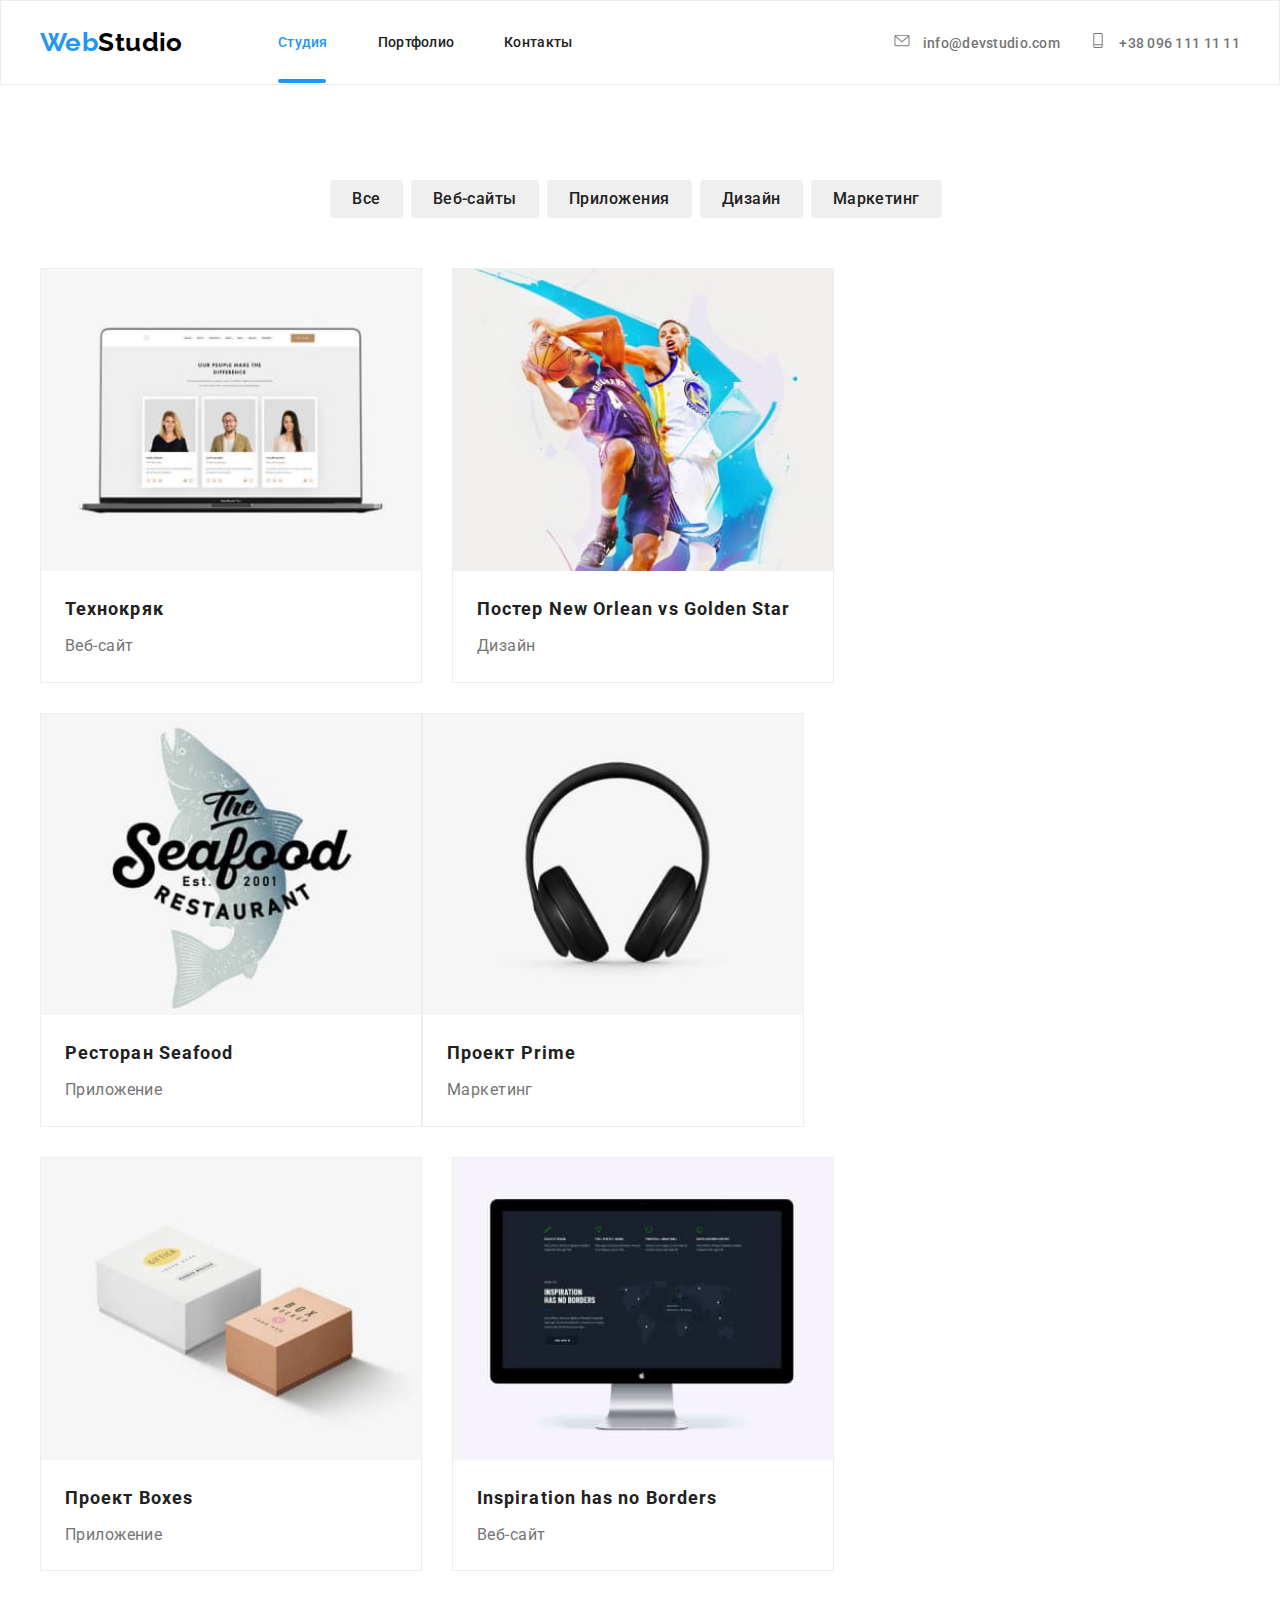
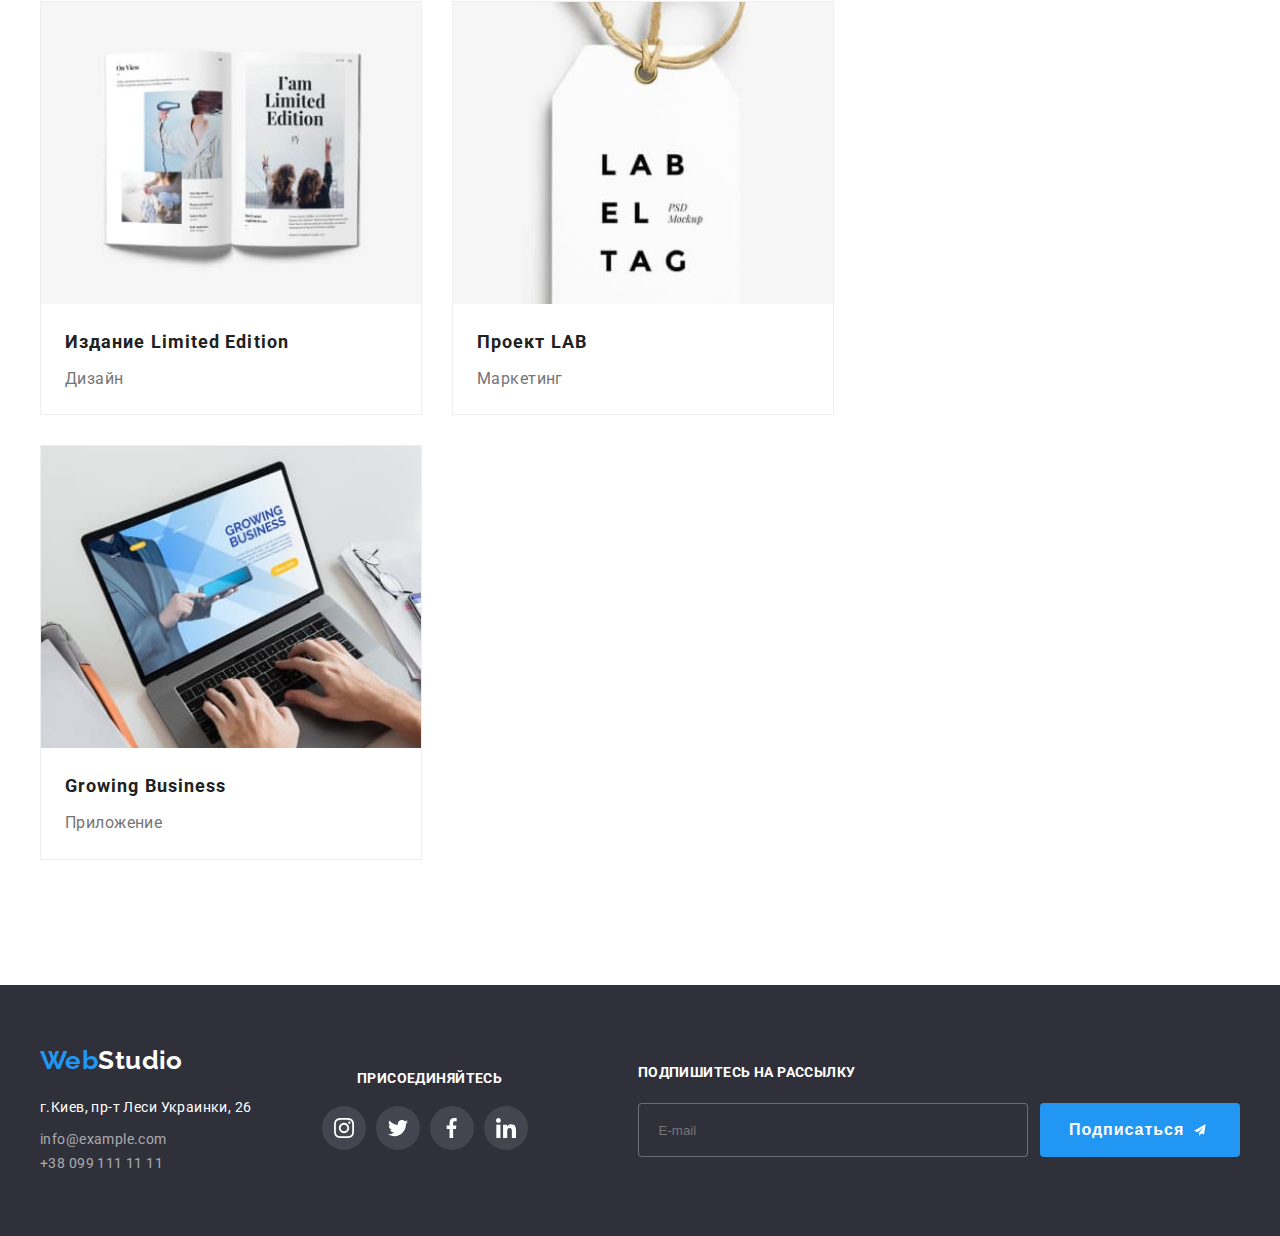
<file: portfolio.html>
<!DOCTYPE html>
<html lang="en">
<head>
    <meta charset="UTF-8">
    <meta name="viewport" content="width=device-width, initial-scale=1.0">
    <title>Партфолио</title>
    <link href="https://fonts.googleapis.com/css2?family=Raleway:wght@700&family=Roboto:wght@400;500;700;900&display=swap"
        rel="stylesheet">
    <link rel="stylesheet" href="https://cdnjs.cloudflare.com/ajax/libs/modern-normalize/1.0.0/modern-normalize.min.css"
        integrity="sha512-ISS7cAi1PEhQ8jnbJpJZMd29NlhNj4AWYyLOSp2CE/CsHxTCu+r+t0D2yoJudVrd0/8fTVPUVDzY5Tvli75u/g=="
        crossorigin="anonymous" />
    <link rel="stylesheet" href="./css/main.min.css">
</head>
<body>
<!--------HEADER--------->
<header class="header">
    <div class="container">
        <div class="header-menu">
            <a class="logo" href="./index.html"> Web<span class="logo-black">Studio</span>
            </a>
            <button class="mobile-button-open is-open" type="button" data-menu-open>
              <svg class="mobile-open-svg" width="40" height="40">
                <use class="icon-open" href="./images/sprite-main.svg#icon-menu-open"></use>
             </svg>
            </button>
          </div>
        <div class="header-wraper" data-menu>
            <nav class="navi">
                <button class="mobile-button-close" type="button" data-menu-close>
                    <svg class="mobile-close-svg" width="40" height="40">
                        <use class="icon-close" href="./images/sprite-main.svg#menu-close"></use>
                    </svg>
                </button>
                <ul class="navi-list">
                    <li class="item">
                        <a class="link current" href="./index.html">Студия</a>
                    </li>
                    <li class="item">
                        <a class="link" href="./portfolio.html">Портфолио</a>
                    </li>
                    <li class="item">
                        <a class="link" href="">Контакты</a>
                    </li>
                </ul>
            </nav>
            <ul class="header-contact">
                <li class="item">
                    <a class="link" href="mailto:info@devstudio.com">
                        <svg class="icon-header" width="16" height="15">
                            <use href="./images/sprite-main.svg#icon-mail"></use>
                          </svg> info@devstudio.com
                    </a>
                    </li>
                <li class="item">
                    <a class="link" href="tel:+380961111111">
                        <svg class="icon-header" width="16" height="15">
                            <use href="./images/sprite-main.svg#icon-tel"></use>
                          </svg> +38 096 111 11 11
                    </a>
                </li>
            </ul>
        </div>
    </div>
</header>
<main>
<!-------------------Button------------------>
            <section class="section partfolio">
                <div class="container">
                    <h1 class="partfolio-title visually-hidden">Партфолио основная информация</h1>
                    <ul class="button-list">
                        <li class="item">
                            <button type="button" class="button">Все</button>
                        </li>
                        <li class="item">
                            <button type="button" class="button" src>Веб-сайты</button>
                        </li>
                        <li class="item">
                            <button type="button" class="button">Приложения</button>
                        </li>
                        <li class="item">
                            <button type="button" class="button">Дизайн</button>
                        </li>
                        <li class="item">
                            <button type="button" class="button">Маркетинг</button>
                        </li>
                    </ul>
<!-------------------Main------------------>
                    <ul class="partfolio-list">
                        <li class="item">
                            <a href="./portfolio.html" class="link">
                                <div class="thumb-text-cart">
                                    <picture>
                                        <source srcset="./images/partfolio/partfolio-1.jpg 1x, ./images/partfolio/partfolio-1@2x.jpg 2x" media="(min-width:1200px)">
                                        <source srcset="./images/partfolio/tablet/partfolio-1tablet.jpg 1x, ./images/partfolio/tablet/partfolio-1tablet@2x.jpg 2x" media="(min-width:768px)">
                                        <source srcset="./images/partfolio/mobile/partfolio-1mobile.jpg 1x, ./images/partfolio/mobile/partfolio-1mobile@2x.jpg 2x" media="(min-width:480px)">
                                        <img class="img" src="./images/partfolio/partfolio-1.jpg"  alt="Технокряк">
                                    </picture>
                                    <p class="text-cart">
                                        Технокряк это современная площадка распространения коронавируса. Компании используют эту платформу для цифрового
                                        шпионажа и атак на защищённые сервера конкурентов.
                                    </p>
                                </div>
                                <h2 class="title">Технокряк</h2>
                                <p class="text">Веб-сайт</p>
                            </a>
                        </li>
                        <li class="item">
                            <a href="./portfolio.html" class="link">
                                <div class="thumb-text-cart">
                                    <picture>
                                        <source srcset="./images/partfolio/partfolio-2.jpg 1x, ./images/partfolio/partfolio-2@2x.jpg 2x" media="(min-width:1200px)">
                                        <source srcset="./images/partfolio/tablet/partfolio-2tablet.jpg 1x, ./images/partfolio/tablet/partfolio-2tablet@2x.jpg 2x" media="(min-width:768px)">
                                        <source srcset="./images/partfolio/mobile/partfolio-2mobile.jpg 1x, ./images/partfolio/mobile/partfolio-2mobile@2x.jpg 2x" media="(min-width:480px)">
                                        <img class="img" src="./images/partfolio/partfolio-2.jpg"  alt="Постер New Orlean vs Golden Star">
                                    </picture>
                                    <p class="text-cart">
                                        Баскетбольная команда.
                                    </p>
                                </div>
                                <h2 class="title">Постер New Orlean vs Golden Star</h2>
                                <p class="text">Дизайн</p>
                            </a>
                        </li>
                        <li class="item">
                            <a href="./portfolio.html" class="link">
                                <div class="thumb-text-cart">
                                    <picture>
                                        <source srcset="./images/partfolio/partfolio-3.jpg 1x, ./images/partfolio/partfolio-3@2x.jpg 2x" media="(min-width:1200px)">
                                        <source srcset="./images/partfolio/tablet/partfolio-3tablet.jpg 1x, ./images/partfolio/tablet/partfolio-3tablet@2x.jpg 2x" media="(min-width:768px)">
                                        <source srcset="./images/partfolio/mobile/partfolio-3mobile.jpg 1x, ./images/partfolio/mobile/partfolio-3mobile@2x.jpg 2x" media="(min-width:480px)">
                                        <img class="img" src="./images/partfolio/partfolio-3.jpg"  alt="Ресторан Seafood">
                                    </picture>
                                    <p class="text-cart">
                                        Лучший рыбный ресторан Киева.
                                    </p>
                                </div>
                                <h2 class="title">Ресторан Seafood</h2>
                                <p class="text">Приложение</p>
                            </a>
                        </li>
                        <li class="item">
                            <a href="./portfolio.html" class="link">
                                <picture>
                                    <source srcset="./images/partfolio/partfolio-4.jpg 1x, ./images/partfolio/partfolio-4@2x.jpg 2x" media="(min-width:1200px)">
                                    <source srcset="./images/partfolio/tablet/partfolio-4tablet.jpg 1x, ./images/partfolio/tablet/partfolio-4tablet@2x.jpg 2x" media="(min-width:768px)">
                                    <source srcset="./images/partfolio/mobile/partfolio-4mobile.jpg 1x, ./images/partfolio/mobile/partfolio-4mobile@2x.jpg 2x" media="(min-width:480px)">
                                        <img class="img" src="./images/partfolio/partfolio-4.jpg"  alt="Проект Prime">
                                </picture>
                                <h2 class="title">Проект Prime</h2>
                                <p class="text">Маркетинг</p>
                            </a>
                        </li>
                        <li class="item">
                            <a href="./portfolio.html" class="link">
                                <picture>
                                    <source srcset="./images/partfolio/partfolio-5.jpg 1x, ./images/partfolio/partfolio-5@2x.jpg 2x" media="(min-width:1200px)">
                                    <source srcset="./images/partfolio/tablet/partfolio-5tablet.jpg 1x, ./images/partfolio/tablet/partfolio-5tablet@2x.jpg 2x" media="(min-width:768px)">
                                    <source srcset="./images/partfolio/mobile/partfolio-5mobile.jpg 1x, ./images/partfolio/mobile/partfolio-5mobile@2x.jpg 2x" media="(min-width:480px)">
                                        <img class="img" src="./images/partfolio/partfolio-5.jpg"  alt="Проект Boxes">
                                </picture>
                                <h2 class="title">Проект Boxes</h2>
                                <p class="text">Приложение</p>
                            </a>
                        </li>
                        <li class="item">
                            <a href="./portfolio.html" class="link">
                                <picture>
                                    <source srcset="./images/partfolio/partfolio-6.jpg 1x, ./images/partfolio/partfolio-6@2x.jpg 2x" media="(min-width:1200px)">
                                    <source srcset="./images/partfolio/tablet/partfolio-6tablet.jpg 1x, ./images/partfolio/tablet/partfolio-6tablet@2x.jpg 2x" media="(min-width:768px)">
                                    <source srcset="./images/partfolio/mobile/partfolio-6mobile.jpg 1x, ./images/partfolio/mobile/partfolio-6mobile@2x.jpg 2x" media="(min-width:480px)">
                                    <img class="img" src="./images/partfolio/partfolio-6.jpg"  alt="Inspiration has no Borders">
                                </picture>
                                <h2 class="title">Inspiration has no Borders</h2>
                                <p class="text">Веб-сайт</p>
                            </a>
                        </li>
                        <li class="item">
                            <a href="./portfolio.html" class="link">
                                <picture>
                                    <source srcset="./images/partfolio/partfolio-7.jpg 1x, ./images/partfolio/partfolio-7@2x.jpg 2x" media="(min-width:1200px)">
                                    <source srcset="./images/partfolio/tablet/partfolio-7tablet.jpg 1x, ./images/partfolio/tablet/partfolio-7tablet@2x.jpg 2x" media="(min-width:768px)">
                                    <source srcset="./images/partfolio/mobile/partfolio-7mobile.jpg 1x, ./images/partfolio/mobile/partfolio-7mobile@2x.jpg 2x" media="(min-width:480px)">
                                    <img class="img" src="./images/partfolio/partfolio-7.jpg"  alt="Издание Limited Edition">
                                </picture>
                                <h2 class="title">Издание Limited Edition</h2>
                                <p class="text">Дизайн</p>
                            </a>
                        </li>
                        <li class="item">
                            <a href="./portfolio.html" class="link">
                                <picture>
                                    <source srcset="./images/partfolio/partfolio-8.jpg 1x, ./images/partfolio/partfolio-8@2x.jpg 2x" media="(min-width:1200px)">
                                    <source srcset="./images/partfolio/tablet/partfolio-8tablet.jpg 1x, ./images/partfolio/tablet/partfolio-8tablet@2x.jpg 2x" media="(min-width:768px)">
                                    <source srcset="./images/partfolio/mobile/partfolio-8mobile.jpg 1x, ./images/partfolio/mobile/partfolio-8mobile@2x.jpg 2x" media="(min-width:480px)">
                                    <img class="img" src="./images/partfolio/partfolio-8.jpg"  alt="Проект LAB">
                                </picture>
                                <h2 class="title">Проект LAB</h2>
                                <p class="text">Маркетинг</p>
                            </a>
                        </li>
                        <li class="item">
                            <a href="./portfolio.html" class="link">
                                <picture>
                                    <source srcset="./images/partfolio/partfolio-9.jpg 1x, ./images/partfolio/partfolio-9@2x.jpg 2x" media="(min-width:1200px)">
                                    <source srcset="./images/partfolio/tablet/partfolio-9tablet.jpg 1x, ./images/partfolio/tablet/partfolio-9tablet@2x.jpg 2x" media="(min-width:768px)">
                                    <source srcset="./images/partfolio/mobile/partfolio-9mobile.jpg 1x, ./images/partfolio/mobile/partfolio-9mobile@2x.jpg 2x" media="(min-width:480px)">
                                    <img class="img" src="./images/partfolio/partfolio-9.jpg"  alt="Growing Business">
                                </picture>
                                <h2 class="title">Growing Business</h2>
                                <p class="text">Приложение</p>
                            </a>
                        </li>
                    </ul>
                </div>
            </section>
        </main>
<!-----fOOTER------->
<footer class="footer">
    <div class="container">
       <div class="thumb-footer-tablet">
        <div class="footer-left-side">
            <a class="logo" href="./index.html"> Web<span class="logo-white">Studio</span>
            </a>
            <address>
                <a class="address" target="_blank" rel="noopener noreferrer"
                    href="https://www.google.com.ua/maps/place/%D0%B1%D1%83%D0%BB.+%D0%9B%D0%B5%D1%81%D0%B8+%D0%A3%D0%BA%D1%80%D0%B0%D0%B8%D0%BD%D0%BA%D0%B8,+26,+%D0%9A%D0%B8%D0%B5%D0%B2,+02000/@50.4257909,30.5376412,16.75z/data=!4m8!1m2!2m1!1z0LMuINCa0LjQtdCyLCDQv9GALdGCINCb0LXRgdC4INCj0LrRgNCw0LjQvdC60LgsIDI2!3m4!1s0x40d4cf0e033ecbe9:0x57a4dffefec77da0!8m2!3d50.4265807!4d30.5383858?hl=ru">г.Киев,
                    пр-т Леси Украинки, 26</a>
                <a class="contact" href="mailto:info@example.com">info@example.com</a>
                <a class="contact" href="tel:+380991111111">+38 099 111 11 11</a>
            </address>
        </div>
        <div class="footer-social">
            <p class="footer-social-title">присоединяйтесь</p>
            <ul class="footer-social-list">
                <li class="footer-social-item">
                    <a class="footer-social-link">
                        <svg class="footer-social-logo" width="20" height="20">
                            <use href="./images/sprite-main.svg#icon-instagram">
                            </use>
                        </svg>
                    </a>
                </li>
                <li class="footer-social-item">
                    <a class="footer-social-link">
                        <svg class="footer-social-logo" width="20" height="20">
                            <use href="./images/sprite-main.svg#icon-tvitter">
                            </use>
                        </svg>
                    </a>
                </li>
                <li class="footer-social-item">
                    <a class="footer-social-link">
                        <svg class="footer-social-logo" width="20" height="20">
                            <use href="./images/sprite-main.svg#icon-fasebook">
                            </use>
                        </svg>
                    </a>
                </li>
                <li class="footer-social-item">
                    <a class="footer-social-link">
                        <svg class="footer-social-logo" width="20" height="20">
                            <use href="./images/sprite-main.svg#icon-linkedin">
                            </use>
                        </svg>
                    </a>
                </li>
            </ul>
        </div>
       </div>
        <div class="thumb-form">
            <form class="footer-form" method=""  action="">
              <label class="title-footer-form">Подпишитесь на рассылку</label>
              <div class="thumb-footer-join">
                <input type="email" class="footer-form-email" name="footer-form-email" placeholder=" E-mail" required>
                <button type="submit" class="footer-button" name="footer-button">
                  Подписаться <svg class="footer-button-logo" width="24" height="24">
                    <use href="./images/sprite-main.svg#icon-icon-send">
                    </use>
                  </svg>
                </button>
              </div>
            </form>
        </div>
       </div>
</footer>
</body>
</html>
</file>
<file: css/main.min.css>
.visually-hidden{position:absolute !important;clip:rect(1px 1px 1px 1px);clip:rect(1px, 1px, 1px, 1px);padding:0 !important;border:0 !important;height:1px !important;width:1px !important;overflow:hidden}h1,h2,h3,h4,h5,h6,p{margin:0}ul,ol{padding:0;margin:0;list-style:none}img{width:100%;display:block}.link{text-decoration:none}.address{font-style:normal}body{font-family:Roboto,sans-serif;font-size:14px;letter-spacing:.03em;background-color:#fff;color:#212121;margin:0}.container{width:100%;margin:0 auto;padding-left:15px;padding-right:15px}@media screen and (min-width: 480px){.container{width:480px}}@media screen and (min-width: 768px){.container{width:768px;margin:0 auto}}@media screen and (min-width: 1200px){.container{width:1200px;margin:0 auto}}.section{width:100%;padding-top:60px;padding-bottom:60px}@media screen and (min-width: 1200px){.section{width:100%;padding-top:95px;padding-bottom:95px}}.title{font-weight:bold;font-size:28px;line-height:1.17;letter-spacing:.03em;text-align:center;color:#212121;margin-bottom:30px}@media screen and (min-width: 1200px){.title{font-style:normal;font-weight:bold;font-size:36px;line-height:1.16;margin-bottom:50px}}.logo{display:block;font-family:Raleway,sans-serif;font-size:26px;font-weight:bold;line-height:1.2;color:#2196f3;text-decoration:none}.logo-black{color:#000}.logo-white{color:#fff}.backdrop{position:fixed;top:0;left:0;z-index:10;width:100%;height:100%;background-color:rgba(0,0,0,.2)}.backdrop.is-hidden{opacity:0;pointer-events:none}.modal-window{position:absolute;top:50%;left:50%;transform:translate(-50%, -50%);width:450px;height:609px;background-color:#fff;border-radius:4px;box-shadow:0px 1px 3px rgba(0,0,0,.12),0px 1px 1px rgba(0,0,0,.14),0px 2px 1px rgba(0,0,0,.2)}.modal-button-close{display:flex;justify-content:center;align-items:center;margin-top:8px;margin-left:auto;margin-right:8px;width:30px;height:30px;border-radius:50%;border:1px solid rgba(0,0,0,.1);transition:fill 250ms cubic-bezier(0.4, 0, 0.2, 1)}.modal-button-close:focus,.modal-button-close:hover{outline:none;cursor:pointer}.modal-close-svg{display:flex;width:18px;height:18px;fill:#212121;background-repeat:no-repeat;background-size:cover;background-position:center}.modal-button-close:hover .modal-close-svg{fill:#2196f3}.modal-form{display:flex;justify-content:start;flex-direction:column}.title-form{margin:40px;margin-top:2px;margin-bottom:12px;font-weight:bold;font-size:20px;line-height:1.15;text-align:center;letter-spacing:.03em;color:#212121}.label{position:relative;margin-top:10px;margin-bottom:4px;margin-left:40px;display:block;font-size:12px;line-height:1.166;letter-spacing:.01em;text-align:left;color:#757575}.modal-input{display:block;margin:0 auto;padding-left:42px;width:370px;height:40px;border:1px solid rgba(33,33,33,.2);border-radius:4px}.modal-input:focus{outline:1px solid #2196f3;cursor:pointer}.modal-form-icon-thumb{position:relative}.modal-icon-svg{position:absolute;left:12%;top:30%;fill:#212121;display:block;width:15px;height:15px;background-position:center;background-repeat:no-repeat;background-size:cover}.modal-input:focus+.modal-icon-svg{fill:#2196f3;cursor:pointer}.modal-texterea{display:block;margin:0 40px;padding:10px;width:370px;height:120px;resize:none;border:1px solid rgba(33,33,33,.2);border-radius:4px}.modal-texterea:focus{outline:1px solid #2196f3;cursor:pointer}.modal-button-sent{margin-top:30px;margin-bottom:40px;margin-left:164px;margin-right:164px;padding:10px 55px;font-weight:bold;font-size:16px;line-height:1.875;align-items:center;text-align:center;letter-spacing:.06em;color:#fff;width:200px;height:50px;outline:none;border:none;background:#188ce8;border-radius:4px}.modal-button-sent:hover,.modal-button-sent:focus{cursor:pointer;outline:none;border:none}@media screen and (min-width: 1200px){.modal-window{min-width:528px;min-height:580px}.modal-input{margin:4px auto 10px auto;width:448px;height:40px}.modal-texterea{width:448px;height:120px}.modal-icon-svg{left:10%}}.label-checkbox{margin-top:20px;margin-bottom:0;margin-left:auto;margin-right:auto;font-size:12px;line-height:1.16;letter-spacing:.03em;color:#757575}.label-checkbox::before{display:inline-block;content:"";margin-right:10px;width:16px;height:15px;background-image:url(../images/checkbox.svg);background-repeat:no-repeat;background-size:cover;background-position:center;border-radius:2px;border:1px solid #212121}.input-checkbox:checked+.label-checkbox::before{background-color:#2196f3}.checkbox-link{color:#2196f3}.header{border:1px solid #ececec}.header .logo{margin:16px auto 16px 15px;padding:0}.navi-list .link{font-size:40px;font-weight:500;line-height:1.175;letter-spacing:.02em;color:#212121;text-decoration:none;transition:color 250ms cubic-bezier(0.4, 0, 0.2, 1)}.navi-list .link:hover,.navi-list .link:focus{color:#2196f3}.navi-list .link.current{color:#2196f3}.header-contact .link{font-size:34px;font-weight:500;line-height:1.17;letter-spacing:.02em;color:#757575;text-decoration:none}@media screen and (max-width: 768px){.header-menu{display:flex;justify-content:center;align-items:center}.header-menu .mobile-button-open{display:block;margin:22px 0 23px 0;padding:0;border:none;outline:none;background-color:#fff}.mobile-button-open:hover .mobile-open-svg{fill:#2196f3}.header-wraper{position:fixed;top:0%;width:100%;height:100%;left:0%;padding:48px 40px;background-color:#fff;opacity:0;visibility:hidden;pointer-events:none}.header-wraper.is-open{opacity:1;visibility:visible;pointer-events:visible}.header-wraper .mobile-button-close{position:absolute;top:2%;right:2%;display:block;margin:0;padding:0;border:none;outline:none;background-color:#fff}.mobile-button-close:hover .mobile-close-svg{fill:#2196f3}.navi-list .item{margin-bottom:32px}.header-contact{display:flex;flex-direction:column-reverse;margin-top:190px;margin-bottom:0}.header-contact .item:first-child{margin-bottom:0}.header-contact .item{margin-bottom:32px}.header-contact .item .tel{color:#2196f3}.header-contact .item .mail{font-size:24px}.header-contact .icon-header{opacity:0}.header-social{display:flex}.header-social .header-social-link{display:inline-block;padding:0 10px;margin-top:50px;font-size:18px;line-height:22px;letter-spacing:.02em;text-decoration:none;color:#2196f3;border-right:1px solid rgba(33,33,33,.2)}}@media screen and (min-width: 768px){.header .container{display:flex;justify-content:space-between;align-items:center}.header .container .mobile-button-open{display:none}.header .container .mobile-button-close{display:none}.header .container .header-social{display:none}.header .container .logo{margin:26px 0}.header-menu{margin-right:88px}.header-wraper{position:relative;display:flex;justify-content:space-between;align-items:center;width:100%;margin:0;padding:0}.navi-list{display:flex;justify-content:space-evenly;align-items:center;margin-left:0}.navi-list .item:not(:last-child){margin-right:50px}.navi-list .link{position:relative;display:block;padding-top:32px;padding-bottom:32px;font-size:14px;line-height:1.14}.navi-list .link.current::after{content:"";position:absolute;left:0;bottom:0%;margin-bottom:0;margin-top:28px;display:block;width:48px;height:4px;background-color:#2196f3;border-radius:5px}.header-contact{margin-left:auto;margin-right:0}.header-contact .link{margin-bottom:10px;font-size:14px;line-height:1.14;transition:color 250ms cubic-bezier(0.4, 0, 0.2, 1)}.header-contact .link:hover,.header-contact .link:focus{color:#2196f3}.header-contact .link .icon-header{margin-right:10px;fill:#757575;transition:fill 250ms cubic-bezier(0.4, 0, 0.2, 1)}.header-contact .link:focus .icon-header,.header-contact .link:hover .icon-header{fill:#2196f3}}@media screen and (min-width: 1200px){.header .logo{margin:25px 0px;min-width:145px}.header-menu{margin-right:93px}.navi-list{justify-content:center;margin-right:auto;margin-left:0}.header-wraper{display:flex;justify-content:flex-end;margin:0}.header-contact{display:flex;justify-content:flex-end}.header-contact .item.item:not(:last-child){margin-right:30px}}.overlay{margin-left:auto;margin-right:auto;padding-bottom:0;width:480px;min-height:400px;text-align:center;background-image:url(../images/hero/overlay-bg-mobile.png),url(../images/hero/overlay-mobile.jpg);background-size:cover;background-position:top left;background-repeat:no-repeat;background-color:#c4c4c4}.overlay .title{margin:0 auto;padding-top:118px;padding-left:0;min-width:360px;font-weight:900;font-size:26px;line-height:1.615;text-align:center;letter-spacing:.06em;text-transform:uppercase;color:#fff}.overlay .main-button{margin-top:30px;margin-bottom:0;padding-bottom:118px;padding:10px 32px;min-width:200px;font-size:16px;line-height:1.9;font-weight:bold;text-align:center;letter-spacing:.06em;color:#fff;text-decoration:none;background-color:#2196f3;border:transparent;border-radius:4px;box-shadow:0px 4px 4px rgba(0,0,0,.15)}.overlay .main-button:hover,.overlay .main-button:focus{outline:none}@media screen and (min-device-pixel-ratio: 2),screen and (min-resolution: 192dpi),screen and (min-resolution: 2dppx){.overlay{background-image:url(../images/hero/overlay-mobile@2x.jpg)}}@media screen and (min-width: 768px){.overlay{background-image:url(../images/hero/overlay-bg-tablet.png),url(../images/hero/overlay-tablet.jpg);min-height:400px;width:768px}.overlay .title{margin-right:204px;margin-left:204px;margin-top:0}}@media screen and (min-width: 768px)and (min-device-pixel-ratio: 2),screen and (min-width: 768px)and (min-resolution: 192dpi),screen and (min-width: 768px)and (min-resolution: 2dppx){.overlay{background-image:url(../images/hero/overlay-tablet@2x.jpg)}}@media screen and (min-width: 1200px){.overlay{margin-left:auto;margin-right:auto;width:1600px;min-height:600px;background-image:url(../images/hero/overlay-bg.png),url(../images/hero/overlay.jpg)}.overlay .title{padding-top:200px;margin:0 auto;min-width:696px;font-size:44px;line-height:1.3}}@media screen and (min-width: 1200px)and (min-device-pixel-ratio: 2),screen and (min-width: 1200px)and (min-resolution: 192dpi),screen and (min-width: 1200px)and (min-resolution: 2dppx){.overlay{background-image:url(../images/hero/overlay@2x.jpg)}}.features-list .features-logo{display:flex;align-items:center;width:100%;max-width:450px;height:120px;border-radius:4px;border:2px solid #f5f4fa;background-color:#f5f4fa}.features-list .features-logo-svg{display:block;justify-content:center;align-items:center;margin:auto;margin-top:30px;margin-bottom:30px}.features-list .title-features-list{width:100%;margin-top:30px;text-transform:uppercase}.features-list .text{margin-top:10px;margin-bottom:0;line-height:1.71;color:#757575}@media screen and (min-width: 768px){.features-list{display:flex;flex-direction:row;flex-wrap:wrap}.features-list .features-logo{max-width:354px;max-height:120px}.features-list .item{max-width:354px}.features-list .item:nth-child(2n+1){margin-right:30px}.features-list .item:nth-child(-n+2){margin-bottom:30px}}@media screen and (min-width: 1200px){.features-list{justify-content:space-around;flex-wrap:nowrap}.features-list .features-logo{display:block;max-width:270px}.features-list .item{max-width:270px}.features-list .item:nth-child(-n+3){margin-right:30px}.features-list .item:nth-child(-n+2){margin-bottom:0}.features-list .title-features-list{text-align:left}}.specialization{display:none}@media screen and (min-width: 1200px){.specialization{display:block;padding-top:0}.specialization .list{display:flex;align-items:center;flex-wrap:wrap}.specialization .list .item:not(:last-child){margin-right:30px}.specialization-thumb{position:relative;width:370px;height:294px}.specialization-title-absolute{position:absolute;top:77%;left:0%;margin:0;padding-top:27px;width:100%;height:70px;font-weight:bold;font-size:14px;line-height:1.142;text-align:center;letter-spacing:.03em;text-transform:uppercase;color:#fff;background:rgba(47,48,58,.8)}}.team{background-color:#f5f4fa;padding-top:60px;padding-bottom:60px}.team-list{margin:0}.team-list .item{width:100%;max-width:450px;padding-bottom:24px;background-color:#fff;box-shadow:0px 1px 3px rgba(0,0,0,.12),0px 1px 1px rgba(0,0,0,.14),0px 2px 1px rgba(0,0,0,.2);border-radius:0px 0px 4px 4px}.team-list .item:nth-child(-n+3){margin-bottom:30px}.team-list .title{margin-top:30px;margin-bottom:10px;margin-left:auto;margin-right:auto;font-weight:500;font-size:16px;line-height:1.19;text-align:center;color:#212121}.team-list .text{margin-bottom:16px;margin-top:0;font-size:16px;line-height:1.9;text-align:center;color:#757575}.team-list .social-list{display:flex;justify-content:center;align-items:center;margin:auto;min-width:206px;min-height:44px}.team-list .social-list .social-link{display:flex;width:44px;height:44px;border-radius:50%;transition:background-color 250ms cubic-bezier(0.4, 0, 0.2, 1)}.team-list .social-list .social-link:hover,.team-list .social-list .social-link:focus{background-color:#2196f3}.team-list .social-list .social-logo{display:block;justify-content:center;align-items:center;margin:auto;width:20px;height:20px;fill:#afb1b8;transition:fill 250ms cubic-bezier(0.4, 0, 0.2, 1)}.social-link:hover .social-logo,.social-link:focus .social-logo{fill:#fff}@media screen and (min-width: 768px){.team{background-color:#f5f4fa}.team .title{font-size:33px}.team-list{display:flex;justify-content:space-around;flex-wrap:wrap}.team-list .item{max-width:354px}.team-list .item:nth-child(2n+1){margin-right:30px}.team-list .item:nth-child(n+3){margin-bottom:0}}@media screen and (min-width: 1200px){.team{background-color:#f5f4fa}.team .title{margin-top:0;margin-bottom:50px;font-size:36px}.team-list{flex-wrap:nowrap}.team-list .title{margin-top:30px;margin-bottom:10px;font-weight:500;font-size:16px;line-height:1.9}.team-list .item{max-width:270px}.team-list .item:nth-child(-n+4){margin-bottom:0}.team-list .item:not(:last-child){margin-right:30px}}.clients-list{display:flex;justify-content:space-between;align-items:center;flex-wrap:wrap}.clients-list .item:nth-child(-n+4){margin-bottom:30px}.link-clients-logo{display:flex;min-width:210px;min-height:90px;border:1px solid #afb1b8;border-radius:4px;transition:border 250ms cubic-bezier(0.4, 0, 0.2, 1) 100ms}.link-clients-logo:hover,.link-clients-logo:focus{border:1px solid #2196f3}.clients-logo{margin:auto;width:45px;height:60px;background-size:contain;background-repeat:no-repeat;background-position:center;fill:#afb1b8;transition:fill 250ms cubic-bezier(0.4, 0, 0.2, 1) 100ms}.link-clients-logo:hover .clients-logo,.link-clients-logo:focus .clients-logo{fill:#2196f3}@media screen and (min-width: 768px){.link-clients-logo{min-width:226px}.clients-list .item:nth-child(n+4){margin-bottom:0}}@media screen and (min-width: 1200px){.link-clients-logo{min-width:170px}.clients-list{flex-wrap:nowrap;align-items:center}.clients-list .item:nth-child(-n+5){margin-right:30px;margin-bottom:0}}.footer{padding-bottom:60px;padding-top:60px;background-color:#2f303a}.footer .logo{text-align:center}.footer-left-side .address{display:block;margin:20px auto 8px auto;font-style:normal;line-height:1.71;text-align:center;color:#fff;text-decoration:none}.footer-left-side .contact{display:block;font-style:normal;line-height:1.71;text-align:center;color:rgba(255,255,255,.6);text-decoration:none}.footer-left-side .contact .item:not(:last-child){margin-bottom:8px}.footer-social-title{margin-top:60px;margin-bottom:20px;font-family:Roboto;font-style:normal;font-weight:bold;font-size:14px;line-height:1.142;letter-spacing:.03em;text-align:center;text-transform:uppercase;color:#fff}.footer-social-list{display:flex;justify-content:center;align-items:center;margin-bottom:60px}.footer-social-list .footer-social-item{margin-right:10px}.footer-social-list .footer-social-link{display:flex;justify-content:center;align-items:center;width:44px;height:44px;fill:#fff;background-color:rgba(255,255,255,.1);border-radius:50%;transition:background-color 250ms cubic-bezier(0.4, 0, 0.2, 1)}.footer-social-list .footer-social-link:hover,.footer-social-list .footer-social-link:focus{background-color:#2196f3;cursor:pointer}.title-footer-form{display:block;margin-left:auto;margin-right:auto;margin-top:0px;margin-bottom:20px;font-weight:bold;line-height:1.4;letter-spacing:.03em;text-align:center;text-transform:uppercase;color:#fff}.footer-form-email{margin:0 auto;margin-bottom:20px;padding-left:16px;width:100%;max-width:450px;min-height:50px;text-align:left;color:#fff;background-color:#2f303a;border:1px solid rgba(255,255,255,.3);border-radius:4px}.footer-form-email:focus{outline:none}.footer-button{display:flex;justify-content:center;align-items:center;padding-left:29px;margin:0 auto;min-width:200px;min-height:50px;font-weight:bold;font-size:16px;line-height:1.87;text-align:center;letter-spacing:.06em;color:#fff;outline:none;border:none;background-color:#2196f3;border-radius:4px;transition:background-color 250ms cubic-bezier(0.4, 0, 0.2, 1)}.footer-button:focus,.footer-button:hover{box-shadow:0px 4px 4px rgba(0,0,0,.15);cursor:pointer}.footer-button-logo{display:block;margin:13px 28px 13px 10px;fill:#fff}@media screen and (min-width: 768px){.thumb-footer-tablet{display:flex;justify-content:space-between;align-items:center}.footer-social-title{margin-top:0}.footer-social-list{margin-bottom:0}.thumb-form{margin-top:60px}.footer-form-email{margin:0 160px 20px 152px}}@media screen and (min-width: 1200px){.footer .container{display:flex;justify-content:space-between;align-items:center}.footer-left-side .logo{text-align:left}.footer-left-side .address{text-align:left}.footer-left-side .contact{text-align:left}.footer-social{margin-left:70px}.thumb-form{margin:0}.title-footer-form{margin-top:0;text-align:left}.thumb-footer-join{display:flex}.thumb-footer-join .footer-form-email{margin:0 auto;margin-right:12px;min-width:358px}.thumb-footer-join .footer-button{display:flex;justify-content:space-around;min-width:200px}}.button-list{display:flex;justify-content:start;flex-wrap:wrap;margin-bottom:40px}.button-list .button{margin-right:8px;margin-bottom:15px;padding:6px 22px;min-height:38px;font-family:inherit;font-weight:500;font-size:16px;line-height:1.6;text-align:center;letter-spacing:.03em;color:#212121;border:none;border-radius:4px;transition:color,background-color 250ms,250ms cubic-bezier(0.4, 0, 0.2, 1),cubic-bezier(0.4, 0, 0.2, 1)}.button-list .button:hover,.button-list .button:focus{color:#fff;background-color:#2196f3;outline:none}@media screen and (min-width: 768px){.button-list{flex-wrap:nowrap;justify-content:center;margin-bottom:30px}.button-list .button{margin-bottom:0}}@media screen and (min-width: 1200px){.button-list{margin-bottom:50px}}.partfolio-list{display:flex;justify-content:center;flex-wrap:wrap}.partfolio-list .title{margin-top:20px;margin-bottom:0;margin-left:24px;margin-right:24px;font-weight:bold;font-size:18px;line-height:2;letter-spacing:.06em;text-align:left;color:#212121}.partfolio-list .text{display:block;margin-top:4px;margin-bottom:0;margin-left:24px;margin-right:24px;font-size:16px;text-align:left;line-height:1.9;color:#757575}.partfolio-list .item{width:100%;padding-bottom:20px;border:1px solid #eee;transition:box-shadow 250ms cubic-bezier(0.4, 0, 0.2, 1)}.partfolio-list .item:hover{box-shadow:0px 1px 1px rgba(0,0,0,.12),0px 4px 4px rgba(0,0,0,.06),1px 4px 6px rgba(0,0,0,.16)}.partfolio-list .item:not(:last-child){margin-bottom:30px}@media screen and (min-width: 768px){.partfolio-list{flex-wrap:wrap;justify-content:start}.partfolio-list .item{width:calc((100% - 30px) / 2)}.partfolio-list .item:nth-child(2n+1){margin-right:30px}.partfolio-list .item:last-child{margin-right:0}}@media screen and (min-width: 1200px){.partfolio-list .item{width:calc((100% - 60px) / 3);margin-right:30px;margin-bottom:30px}.partfolio-list .item:nth-child(3n+3){margin-right:0}}.thumb-text-cart{position:relative;width:100%;overflow:hidden}.text-cart{position:absolute;top:0%;left:0%;padding:63px 24px;margin:0;width:100%;height:100%;display:block;text-align:left;font-size:18px;line-height:1.5;letter-spacing:.03em;color:#fff;background-color:rgba(33,150,243,.9);transform:translateY(100%);transition-property:transform;transition-duration:250ms;transition-timing-function:cubic-bezier(0.4, 0, 0.2, 1);transition-delay:100ms}.item:hover .text-cart{transform:translateY(0%)}/*# sourceMappingURL=main.min.css.map */
</file>
